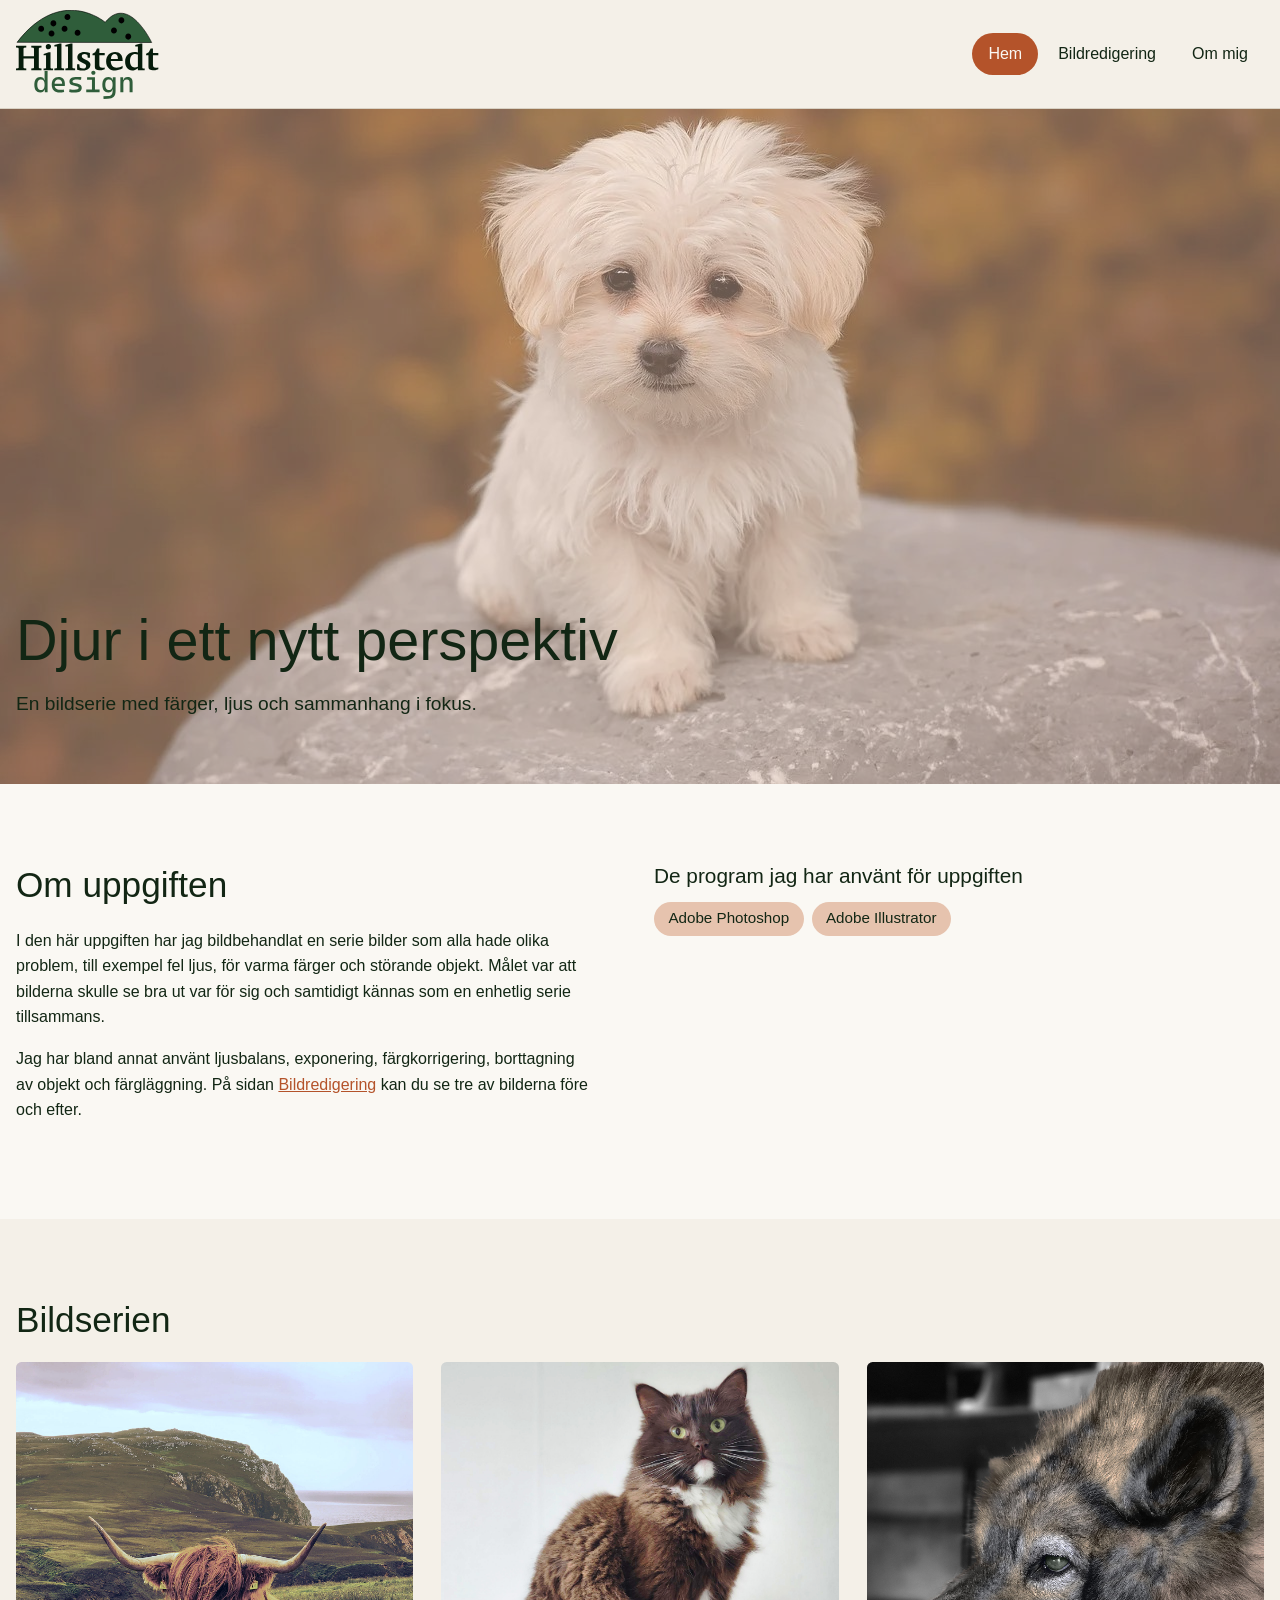
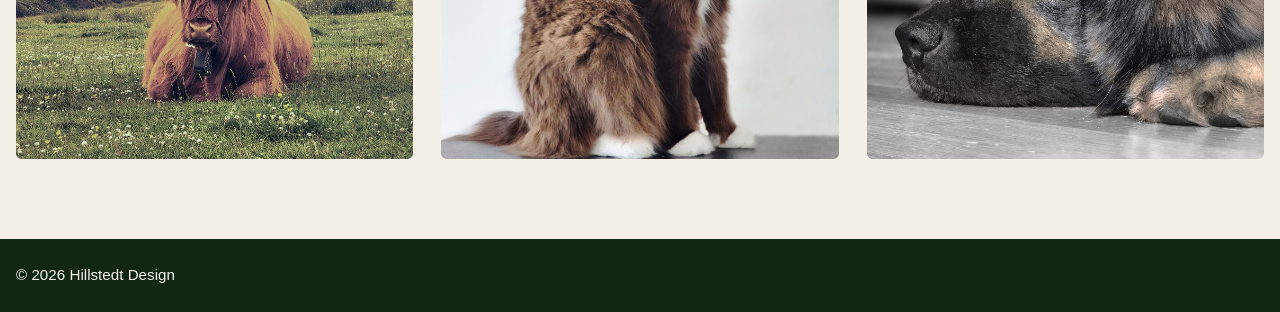
<file: index.html>
<!DOCTYPE html>
<html lang="sv">
<head>   
<meta charset="utf-8">
<meta name="viewport" content="width=device-width, initial-scale=1.0">
<title>Bildredigering Lab 1.2 - Startsida</title>
<meta name="description" content="Bildserie med redigerade djurbilder">
<link rel="icon" type="image/png" href="images/favicon-96x96.png" sizes="96x96" />
<link rel="icon" type="image/svg+xml" href="images/favicon.svg" />
<link rel="shortcut icon" href="images/favicon.ico" />
<link rel="apple-touch-icon" sizes="180x180" href="images/apple-touch-icon.png" />
<meta name="apple-mobile-web-app-title" content="Hillstedt" />
<link rel="manifest" href="images/site.webmanifest" />
<link rel="stylesheet" href="css/style.css">
</head>

<body>
    <header class="site-header">
      <div class="wrap">
    <a class="logo" href="index.html">
        <img src="images/logosmallny1.svg" alt="Hillstedt Design">
    </a>
     
    <input type="checkbox" id="nav-toggle" class="nav-toggle" aria-label="Visa eller dölj menyn">
      <label for="nav-toggle" class="nav-button">Meny</label>
    
      <nav class="nav" aria-label="huvudmeny">
        <ul>
            <li><a href="index.html" aria-current="page">Hem</a></li>
            <li><a href="bildredigering.html"> Bildredigering</a></li>
            <li><a href="om-mig.html">Om mig</a></li>
        </ul>
    </nav>
      </div>  
    </header>
    <main>
        
        <section class="hero" aria-label="Headerbild">
      <img src="images/header.jpg" alt="V">
      <div class="wrap">
        <h1>Djur i ett nytt perspektiv</h1>
        <p>En bildserie med färger, ljus och sammanhang i fokus.</p>
      </div>
    </section>

        <section class="section intro">
      <div class="wrap">
        <div>
          <h2>Om uppgiften</h2>
          <p>
            I den här uppgiften har jag bildbehandlat en serie bilder som alla hade olika
            problem, till exempel fel ljus, för varma färger och störande objekt. Målet var att
            bilderna skulle se bra ut var för sig och samtidigt kännas som en enhetlig serie tillsammans.
          </p>
          <p>
            Jag har bland annat använt ljusbalans, exponering, färgkorrigering, borttagning av objekt och
            färgläggning. På sidan <a href="bildredigering.html">Bildredigering</a> kan du se
            tre av bilderna före och efter.
          </p>
        </div>
        <div>
          <h3>De program jag har använt för uppgiften</h3>
          <ul class="tools">
            <li>Adobe Photoshop</li>
            <li>Adobe Illustrator</li>
          </ul>
        </div>
      </div>
    </section>

    <section class="section" aria-labelledby="serie-rubrik">
      <div class="wrap">
        <h2 id="serie-rubrik">Bildserien</h2>
 
        <ul class="gallery">
          <li>
            <figure>
              <img src="images/bildserie1-redigerad.jpg" alt="Skotsk highlandko som ligger i gräset med berg och hav bakom sig." loading="lazy">
            </figure>
          </li>
          <li>
            <figure>
              <img src="images/bildserie005-redigeradfinal.jpg" alt="Långhårig katt med ljusbrun och vit täckning som sitter på ett bord." loading="lazy">
            </figure>
          </li>
          <li>
            <figure>
              <img src="images/bildserie012-redigeradfinal.jpg" alt="En större brunmelerad hund som ligger på golvet" loading="lazy">
            </figure>
          </li>
        </ul>
      </div>
    </section>
    
    </main>

    <footer class="site-footer">
    <div class="wrap">
      <p>© 2026 Hillstedt Design</p>
    </div>
  </footer>

</body> 
</html>
</file>
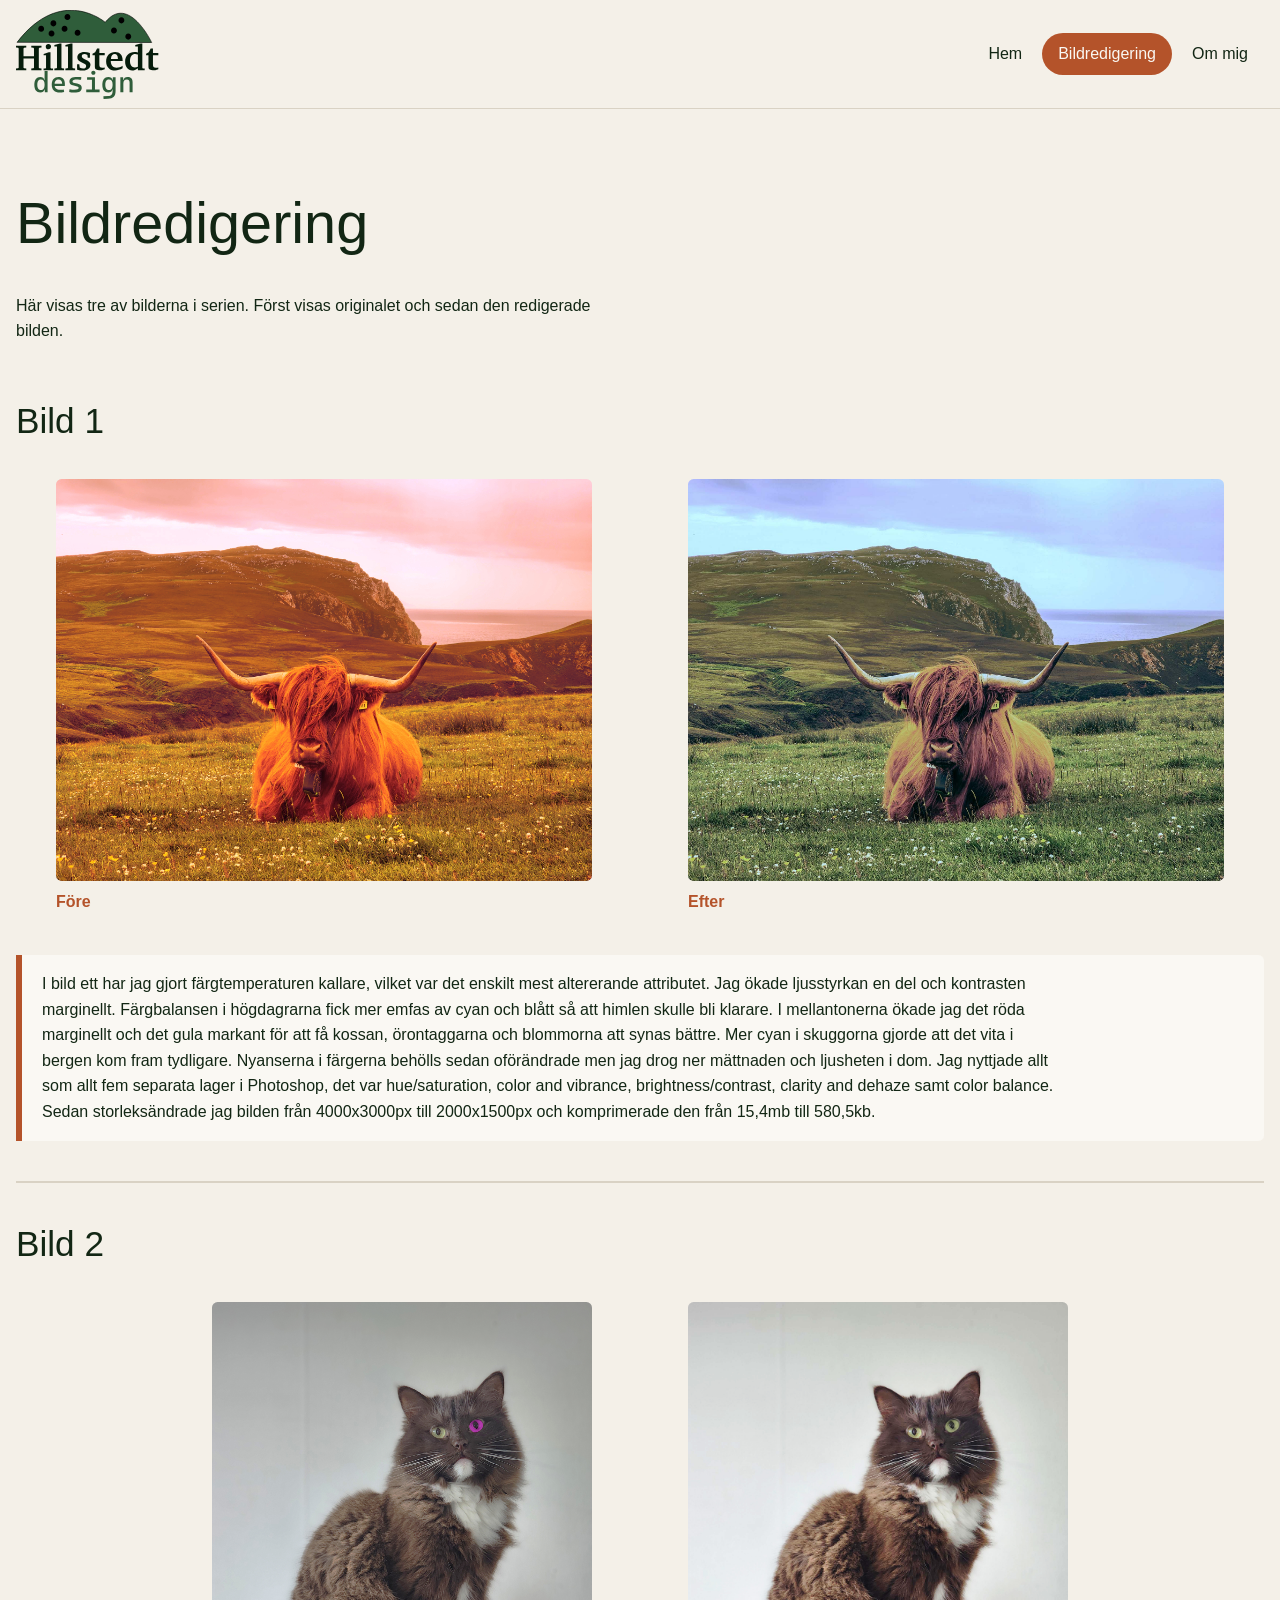
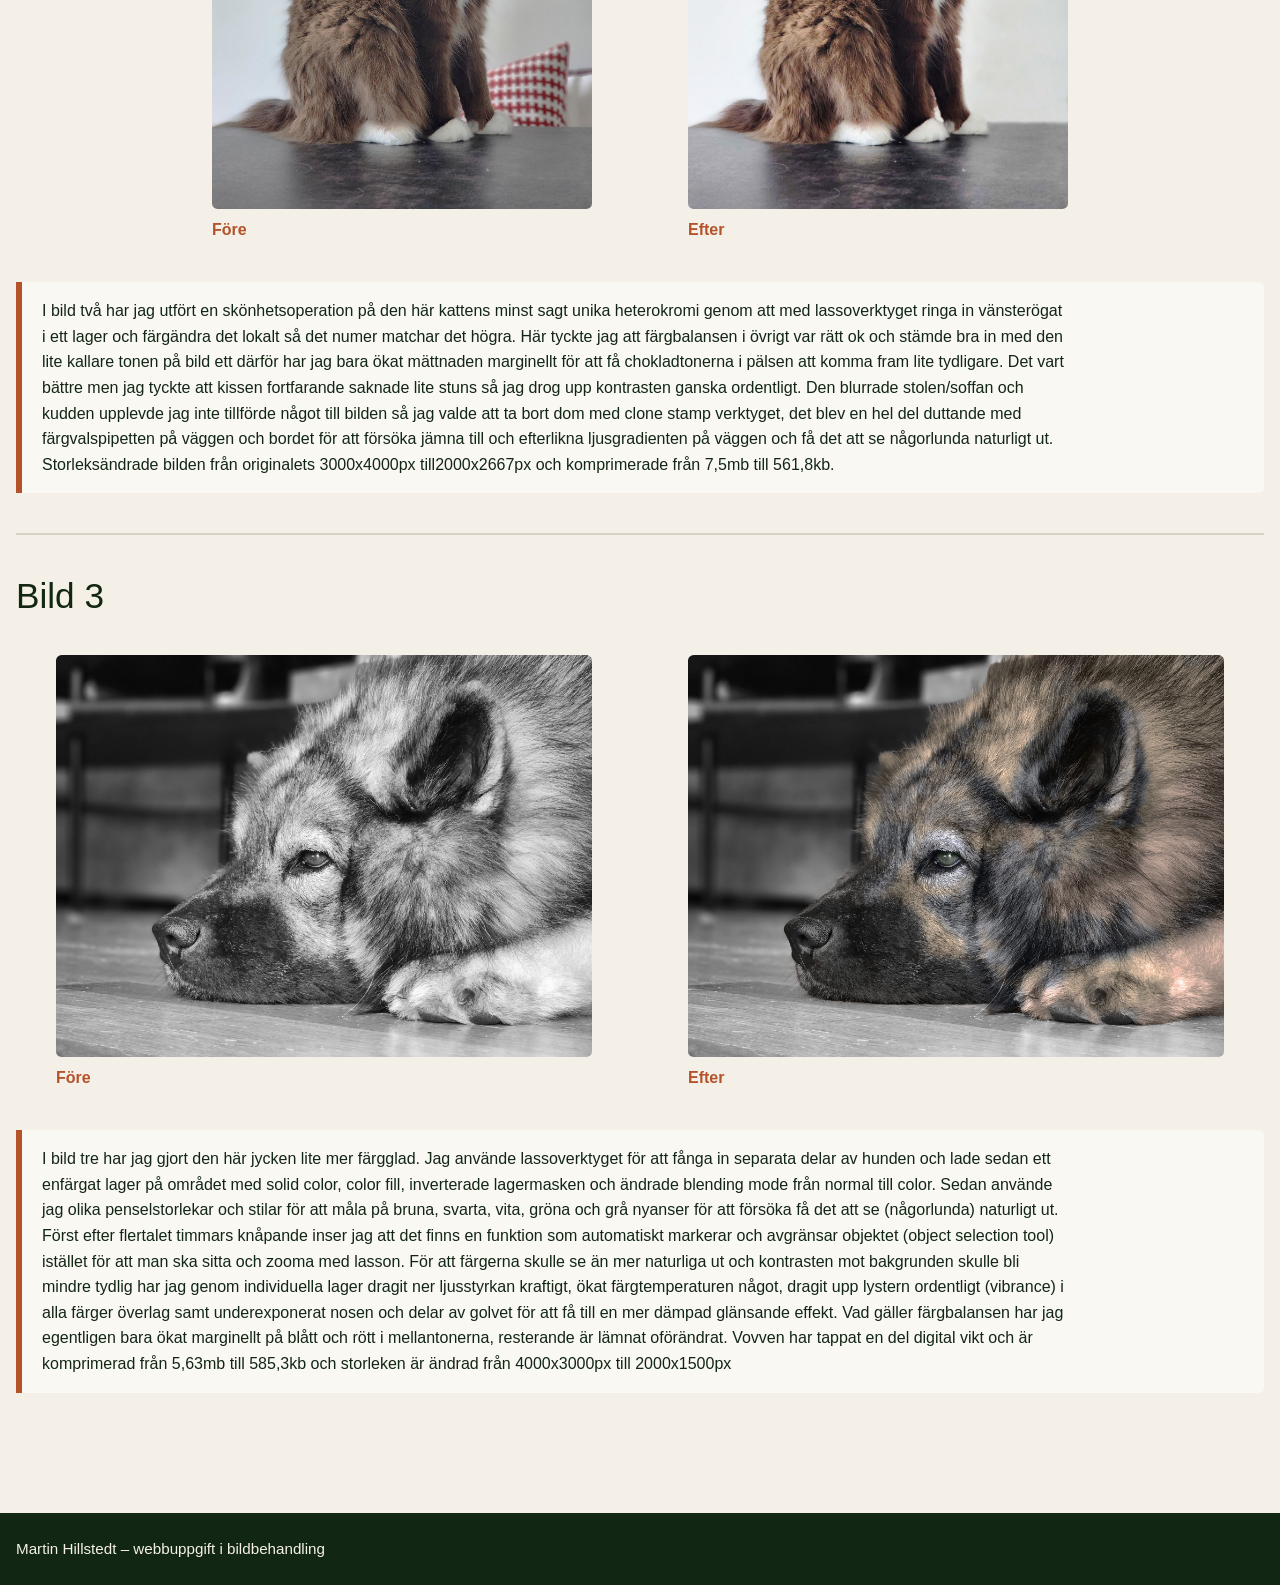
<file: bildredigering.html>
<!doctype html>
<html lang="sv">
  <head>
    <meta charset="utf-8" />
    <meta name="viewport" content="width = device-width, initial-scale=1.0" />
    <title>Bildredigering Lab 1.2 - Bildredigering</title>
    <meta
      name="description"
      content="Bildserie med originalbilder och redigerade diton"
    />
    <link
      rel="icon"
      type="image/png"
      href="/images/favicon-96x96.png"
      sizes="96x96"
    />
    <link rel="icon" type="image/svg+xml" href="/images/favicon.svg" />
    <link rel="shortcut icon" href="/images/favicon.ico" />
    <link
      rel="apple-touch-icon"
      sizes="180x180"
      href="/images/apple-touch-icon.png"
    />
    <meta name="apple-mobile-web-app-title" content="Hillstedt" />
    <link rel="manifest" href="/images/site.webmanifest" />
    <link rel="stylesheet" href="css/style.css" />
  </head>
  <body>
    <header class="site-header">
      <div class="wrap">
        <a class="logo" href="index.html">
          <img src="images/logosmallny1.svg" alt="" />
        </a>
        <input
          type="checkbox"
          id="nav-toggle"
          class="nav-toggle"
          aria-label="Visa eller dölj menyn"
        />
        <label for="nav-toggle" class="nav-button">Meny</label>
        <nav class="nav" aria-label="huvudmeny">
          <ul>
            <li><a href="index.html">Hem</a></li>
            <li>
              <a href="bildredigering.html" aria-current="page"
                >Bildredigering</a
              >
            </li>
            <li><a href="om-mig.html">Om mig</a></li>
          </ul>
        </nav>
      </div>
</header>

      <main>
        <section class="section">
          <div class="wrap wrap-bred">
            <h1>Bildredigering</h1>
            <p>
              Här visas tre av bilderna i serien. Först visas originalet och
              sedan den redigerade bilden.
            </p>

            <article class="edit-block">
              <h2>Bild 1</h2>
              <div class="compare">
                <figure>
                  <img
                    src="images/bilserie010.jpg"
                    alt="Originalbilden före redigering"
                    loading="lazy"
                  />
                  <figcaption>Före</figcaption>
                </figure>
                <figure>
                  <img
                    src="images/bildserie010-redigerad.jpg"
                    alt="Den redigerade bilden"
                    loading="lazy"
                  />
                  <figcaption>Efter</figcaption>
                </figure>
              </div>
              <div class="edit-text">
                <p>
                  I bild ett har jag gjort färgtemperaturen kallare, vilket var
                  det enskilt mest altererande attributet. Jag ökade ljusstyrkan
                  en del och kontrasten marginellt. Färgbalansen i högdagrarna
                  fick mer emfas av cyan och blått så att himlen skulle bli
                  klarare. I mellantonerna ökade jag det röda marginellt och det
                  gula markant för att få kossan, örontaggarna och blommorna att
                  synas bättre. Mer cyan i skuggorna gjorde att det vita i
                  bergen kom fram tydligare. Nyanserna i färgerna behölls sedan
                  oförändrade men jag drog ner mättnaden och ljusheten i dom.
                  Jag nyttjade allt som allt fem separata lager i Photoshop, det
                  var hue/saturation, color and vibrance, brightness/contrast,
                  clarity and dehaze samt color balance. Sedan storleksändrade
                  jag bilden från 4000x3000px till 2000x1500px och komprimerade
                  den från 15,4mb till 580,5kb.
                </p>
              </div>
            </article>

            <article class="edit-block">
              <h2>Bild 2</h2>
              <div class="compare compare-staende">
                <figure>
                  <img
                    src="images/bilserie005.jpg"
                    alt="Originalbilden före redigering"
                    loading="lazy"
                  />
                  <figcaption>Före</figcaption>
                </figure>
                <figure>
                  <img
                    src="images/bildserie005-redigeradfinal.jpg"
                    alt="Den redigerade bilden"
                    loading="lazy"
                  />
                  <figcaption>Efter</figcaption>
                </figure>
              </div>
              <div class="edit-text">
                <p>
                  I bild två har jag utfört en skönhetsoperation på den här
                  kattens minst sagt unika heterokromi genom att med
                  lassoverktyget ringa in vänsterögat i ett lager och färgändra
                  det lokalt så det numer matchar det högra. Här tyckte jag att
                  färgbalansen i övrigt var rätt ok och stämde bra in med den
                  lite kallare tonen på bild ett därför har jag bara ökat
                  mättnaden marginellt för att få chokladtonerna i pälsen att
                  komma fram lite tydligare. Det vart bättre men jag tyckte att
                  kissen fortfarande saknade lite stuns så jag drog upp
                  kontrasten ganska ordentligt. Den blurrade stolen/soffan och
                  kudden upplevde jag inte tillförde något till bilden så jag
                  valde att ta bort dom med clone stamp verktyget, det blev en
                  hel del duttande med färgvalspipetten på väggen och bordet för att
                  försöka jämna till och efterlikna ljusgradienten på väggen och få det
                  att se någorlunda naturligt ut. Storleksändrade bilden från originalets 
                  3000x4000px till2000x2667px och komprimerade från 7,5mb till 561,8kb.
                </p>
              </div>
            </article>

            <article class="edit-block">
              <h2>Bild 3</h2>
              <div class="compare">
                <figure>
                  <img
                    src="images/bilserie012.jpg"
                    alt="Originalbilden före redigering"
                    loading="lazy"
                  />
                  <figcaption>Före</figcaption>
                </figure>
                <figure>
                  <img
                    src="images/bildserie012-redigeradfinal.jpg"
                    alt="Den redigerade bilden"
                    loading="lazy"
                  />
                  <figcaption>Efter</figcaption>
                </figure>
              </div>
              <div class="edit-text">
                <p>
                  I bild tre har jag gjort den här jycken lite mer färgglad. Jag
                  använde lassoverktyget för att fånga in separata delar av
                  hunden och lade sedan ett enfärgat lager på området med solid
                  color, color fill, inverterade lagermasken och ändrade blending
                  mode från normal till color. Sedan använde jag olika
                  penselstorlekar och stilar för att måla på bruna, svarta,
                  vita, gröna och grå nyanser för att försöka få det att se
                  (någorlunda) naturligt ut. Först efter flertalet timmars
                  knåpande inser jag att det finns en funktion som automatiskt
                  markerar och avgränsar objektet (object selection tool)
                  istället för att man ska sitta och zooma med lasson. För att
                  färgerna skulle se än mer naturliga ut och kontrasten mot
                  bakgrunden skulle bli mindre tydlig har jag genom individuella
                  lager dragit ner ljusstyrkan kraftigt, ökat färgtemperaturen
                  något, dragit upp lystern ordentligt (vibrance) i alla färger
                  överlag samt underexponerat nosen och delar av golvet för att
                  få till en mer dämpad glänsande effekt. Vad gäller
                  färgbalansen har jag egentligen bara ökat marginellt på blått
                  och rött i mellantonerna, resterande är lämnat oförändrat.
                  Vovven har tappat en del digital vikt och är komprimerad från 5,63mb
                  till 585,3kb och storleken är ändrad från 4000x3000px till
                  2000x1500px
                </p>
              </div>
            </article>
          </div>
        </section>
      </main>

      <footer class="site-footer">
        <div class="wrap">
          <p>Martin Hillstedt – webbuppgift i bildbehandling</p>
        </div>
      </footer>
    
  </body>
</html>
</file>
<file: css/style.css>
/*Globala Variabler*/

:root {
  --kalkvit: #f4f0e8;
  --kalkvit-ljus: #faf8f3;
  --sandgra: #d9d2c4;
  --rost: #b4532a;
  --rost-ljus: #e6c3ae;
  --morkgron: #122614;
 
  --font-head: 'Franklin Gothic Medium', 'Arial Narrow', Arial, sans-serif;
  --font-body: 'Segoe UI', Tahoma, Geneva, Verdana, sans-serif;
 
  --maxw: 90rem;
  --gap: clamp(1rem, 2.5vw, 1.75rem);
}
 
* {
  box-sizing: border-box;
}

/*Grundläggande hjälpklasser*/

body {
  margin: 0;
  background: var(--kalkvit);
  color: var(--morkgron);
  font-family: var(--font-body);
  line-height: 1.6;
}
 
a {
  color: var(--rost);
}
 
a:hover {
  color: var(--morkgron);
}
 
img {
  display: block;
  max-width: 100%;
  height: auto;
}
 
.wrap {
  width: min(100% - 2rem, var(--maxw));
  margin-inline: auto;
}
 
.section {
  padding-block: clamp(2.5rem, 7vw, 5rem);
}
 
:focus-visible {
  outline: 3px solid var(--rost);
  outline-offset: 3px;
}
 
h1,
h2,
h3 {
  font-family: var(--font-head);
  font-weight: 400;
  line-height: 1.2;
  margin: 0 0 0.6em;
}
 
h1 { font-size: clamp(2.2rem, 6vw, 3.6rem); }
h2 { font-size: clamp(1.6rem, 3.5vw, 2.2rem); }
h3 { font-size: 1.3rem; }
 
p {
  margin: 0 0 1em;
  max-width: 65ch;
}
 /* Header */
 .site-header {
  background: var(--kalkvit);
  color: var(--morkgron);
  border-bottom: 1px solid var(--sandgra);
  position: sticky;
  top: 0;
  z-index: 10;
}
 
.site-header .wrap {
  display: flex;
  align-items: center;
  justify-content: space-between;
  gap: 1rem;
  padding-block: 0.6rem;
}
 
.logo {
  display: flex;
  align-items: center;
  gap: 1.2rem;
  color: inherit;
  text-decoration: none;
  font-family: var(--font-head);
  font-size: 1.25rem;
}
 
.logo img {
  width: clamp(5rem, 16vw, 9rem);
  height: auto;
}
 
.nav-toggle,
.nav-button {
  display: none;
}
 
.nav ul {
  display: flex;
  gap: 0.25rem;
  list-style: none;
  margin: 0;
  padding: 0;
}
 
.nav a {
  display: block;
  padding: 0.5rem 1rem;
  border-radius: 999px;
  color: var(--morkgron);
  text-decoration: none;
  font-weight: 500;
}
 
.nav a:hover {
  background: var(--rost-ljus);
  color: var(--morkgron);
}
 
.nav a[aria-current="page"] {
  background: var(--rost);
  color: var(--kalkvit-ljus);
}
 
@media (max-width: 40rem) {
  .nav-button {
    display: block;
    padding: 0.5rem 1rem;
    border: 2px solid var(--rost);
    border-radius: 999px;
    cursor: pointer;
    font-weight: 500;
  }
 
  .nav {
    display: none;
    position: absolute;
    top: 100%;
    left: 0;
    right: 0;
    background: var(--kalkvit-ljus);
    padding: 0.5rem 1rem 1rem;
    border-bottom: 1px solid var(--sandgra);
  }
 
  .nav ul {
    flex-direction: column;
  }
 
  .nav-toggle:checked ~ .nav {
    display: block;
  }
 
  .nav-toggle:focus-visible + .nav-button {
    outline: 3px solid var(--rost);
    outline-offset: 3px;
  }
}
 
/*Hero*/
.hero {
  position: relative;
  min-height: clamp(18rem, 75vh, 75rem);
  display: grid;
  align-items: end;
  background: var(--rost-ljus);
  overflow: hidden;
}
 
.hero img {
  position: absolute;
  inset: 0;
  width: 100%;
  height: 100%;
  object-fit: cover;
  opacity: 0.55;
}
 
.hero .wrap {
  position: relative;
  padding-block: clamp(2rem, 6vw, 4rem);
}
 
.hero h1 {
  margin-bottom: 0.25em;
}
 
.hero p {
  font-size: 1.2rem;
  font-weight: 500;
  margin: 0;
}
 
/*Grid för förstasidan*/
.intro {
  background: var(--kalkvit-ljus);
}
 
.intro .wrap {
  display: grid;
  gap: var(--gap);
  grid-template-columns: repeat(auto-fit, minmax(18rem, 1fr));
  align-items: start;
}
 
.tools {
  list-style: none;
  padding: 0;
  margin: 0;
  display: flex;
  flex-wrap: wrap;
  gap: 0.5rem;
}
 
.tools li {
  background: var(--rost-ljus);
  color: var(--morkgron);
  padding: 0.3rem 0.9rem;
  border-radius: 999px;
  font-weight: 500;
  font-size: 0.95rem;
}

.gallery {
  list-style: none;
  margin: 0;
  padding: 0;
  display: grid;
  gap: var(--gap);
  grid-template-columns: repeat(auto-fill, minmax(22rem, 1fr));
}
 
.gallery figure {
  margin: 0;
}
 
.gallery img {
  width: 100%;
  aspect-ratio: 1/1;
  object-fit: cover;
  border-radius: 0.35rem;
  background: var(--sandgra);
}

/*Före och efter på bildredigering*/

.wrap-bred {
  width: min(100% - 2rem, 145rem);
}

.compare {
  display: grid;
  gap: 1rem;
  grid-template-columns: repeat(auto-fit, minmax(min(100%, 24rem), 1fr));
  margin-bottom: 1.5rem;
}

.compare-staende {
    max-width: 75%;
    margin-inline: auto;
}

@media (max-width: 51rem) {
    .compare-staende {

    }
}

.compare img {
  width: 100%;
  border-radius: 0.35rem;
  background: var(--sandgra);
}

.compare figcaption {
  margin-top: 0.5rem;
  font-weight: 600;
  color: var(--rost);
}

/*Varje redigerad bild med förklaring*/

.edit-block {
  padding-block: clamp(1.5rem, 4vw, 2.5rem);
}

.edit-block + .edit-block {
  border-top: 2px solid var(--sandgra);
}

/*Textrutan med förklaring*/

.edit-text {
  background: var(--kalkvit-ljus);
  border-left: 6px solid var(--rost);
  padding: 1rem 1.25rem;
  border-radius: 0 0.35rem 0.35rem 0;
}

.edit-text p:last-child {
  margin-bottom: 0;
}

.edit-text p {
    max-width: 115ch;
}
/*Sidfot*/

.site-footer {
  background: var(--morkgron);
  color: var(--kalkvit);
  padding-block: 1.5rem;
  font-size: 0.95rem;
}

.site-footer p {
  margin: 0;
  max-width: none;
}
</file>
